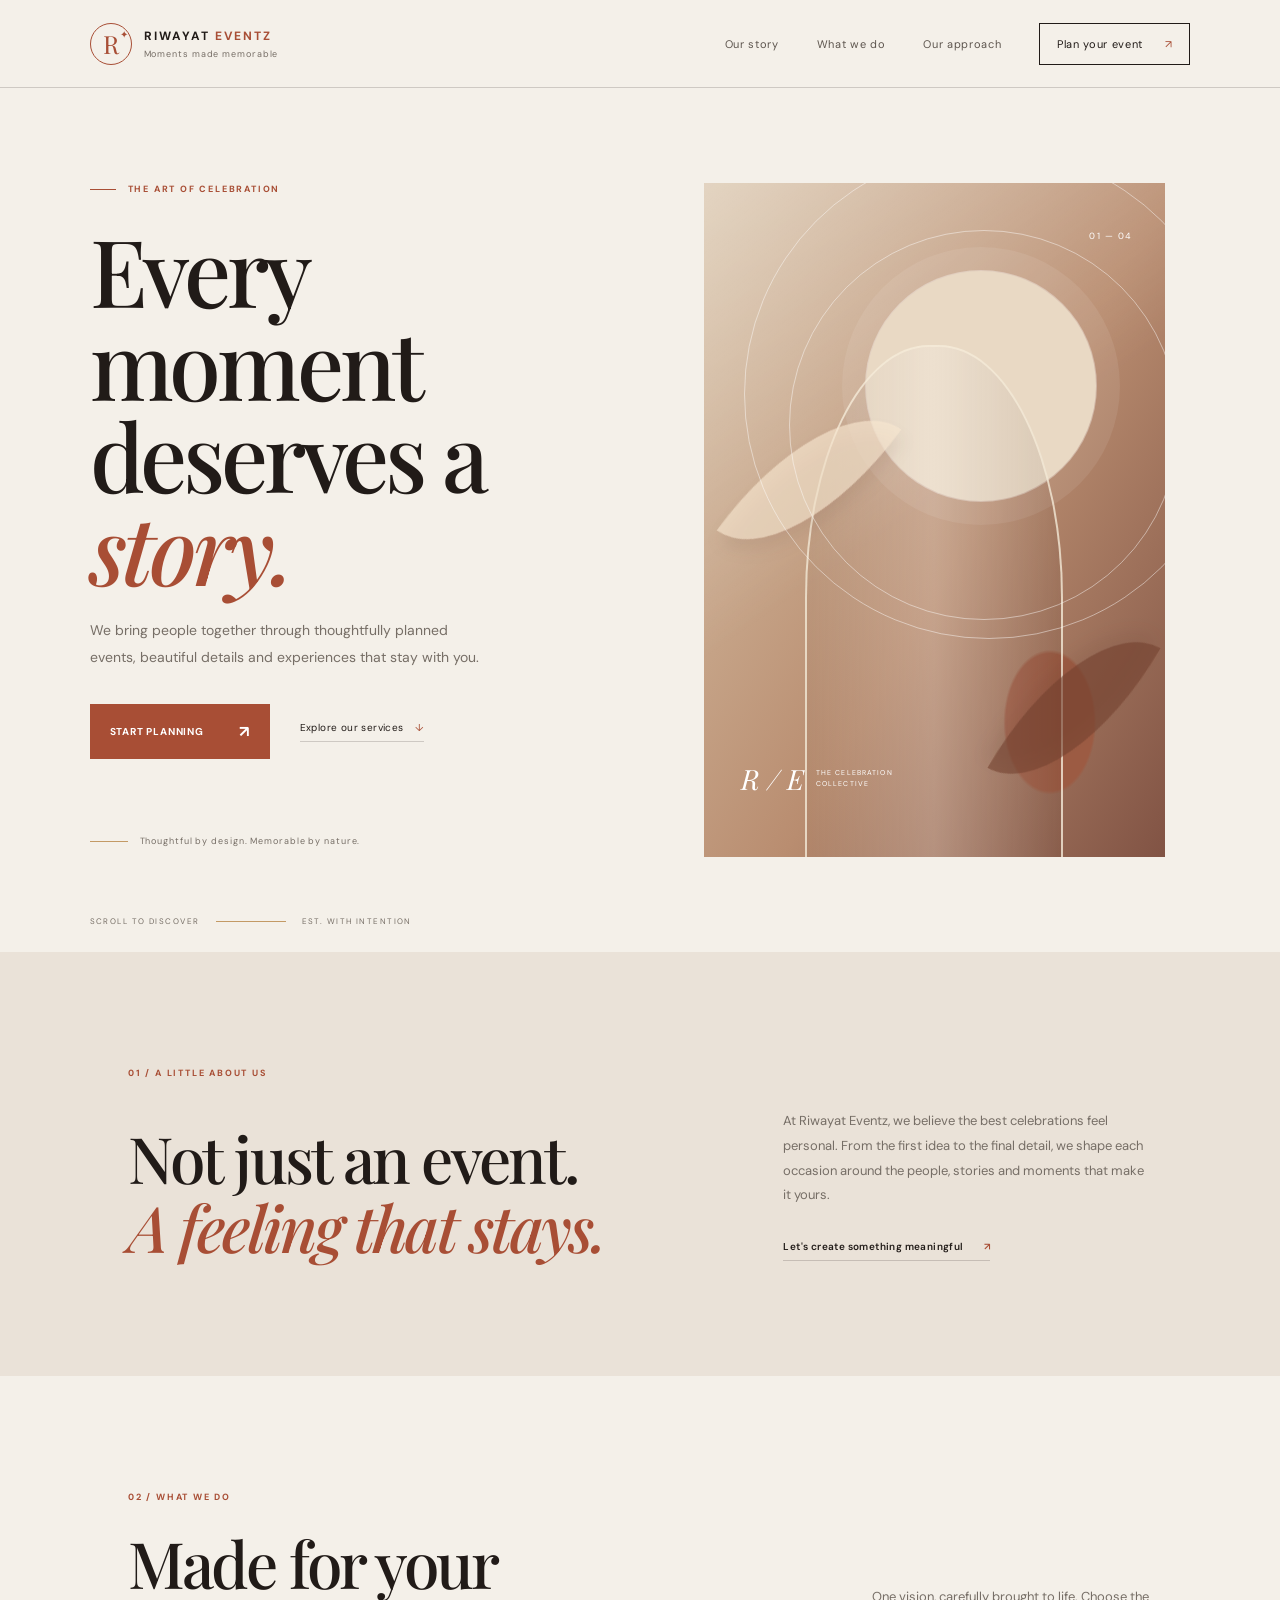
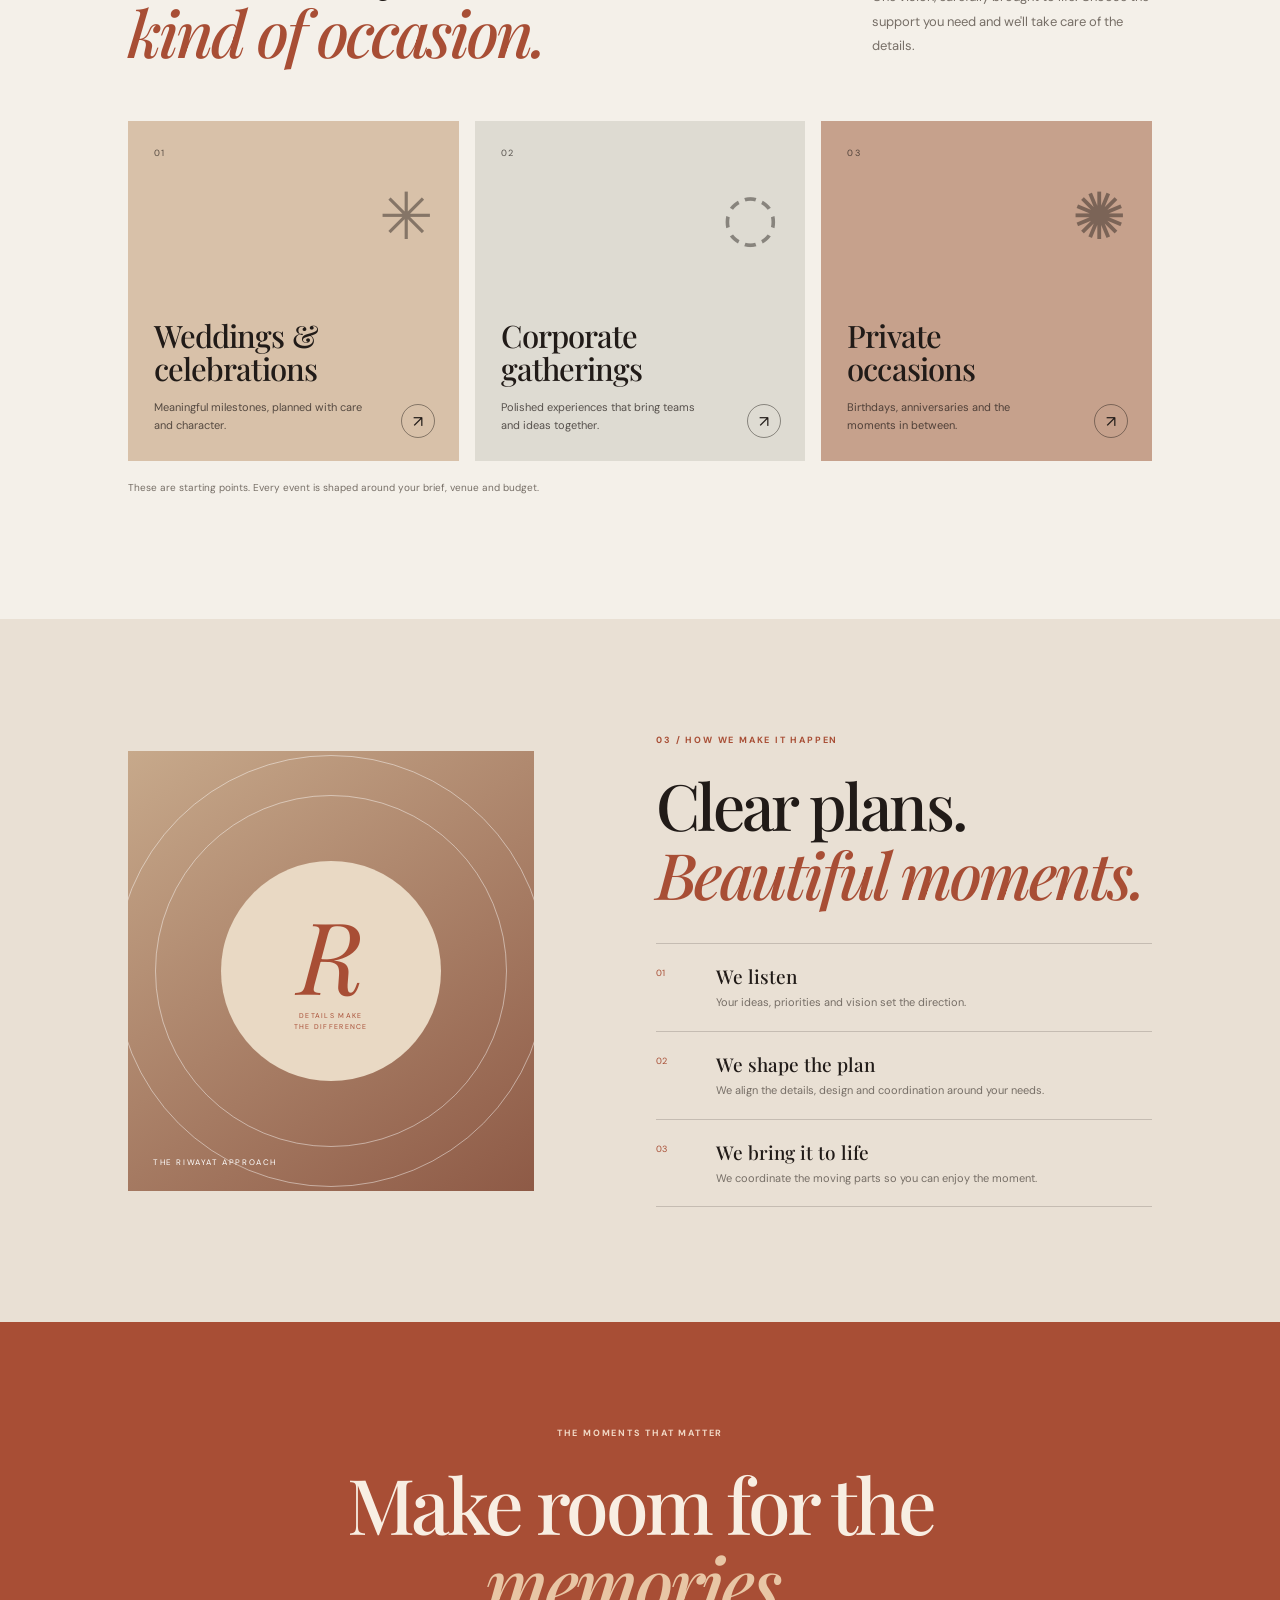
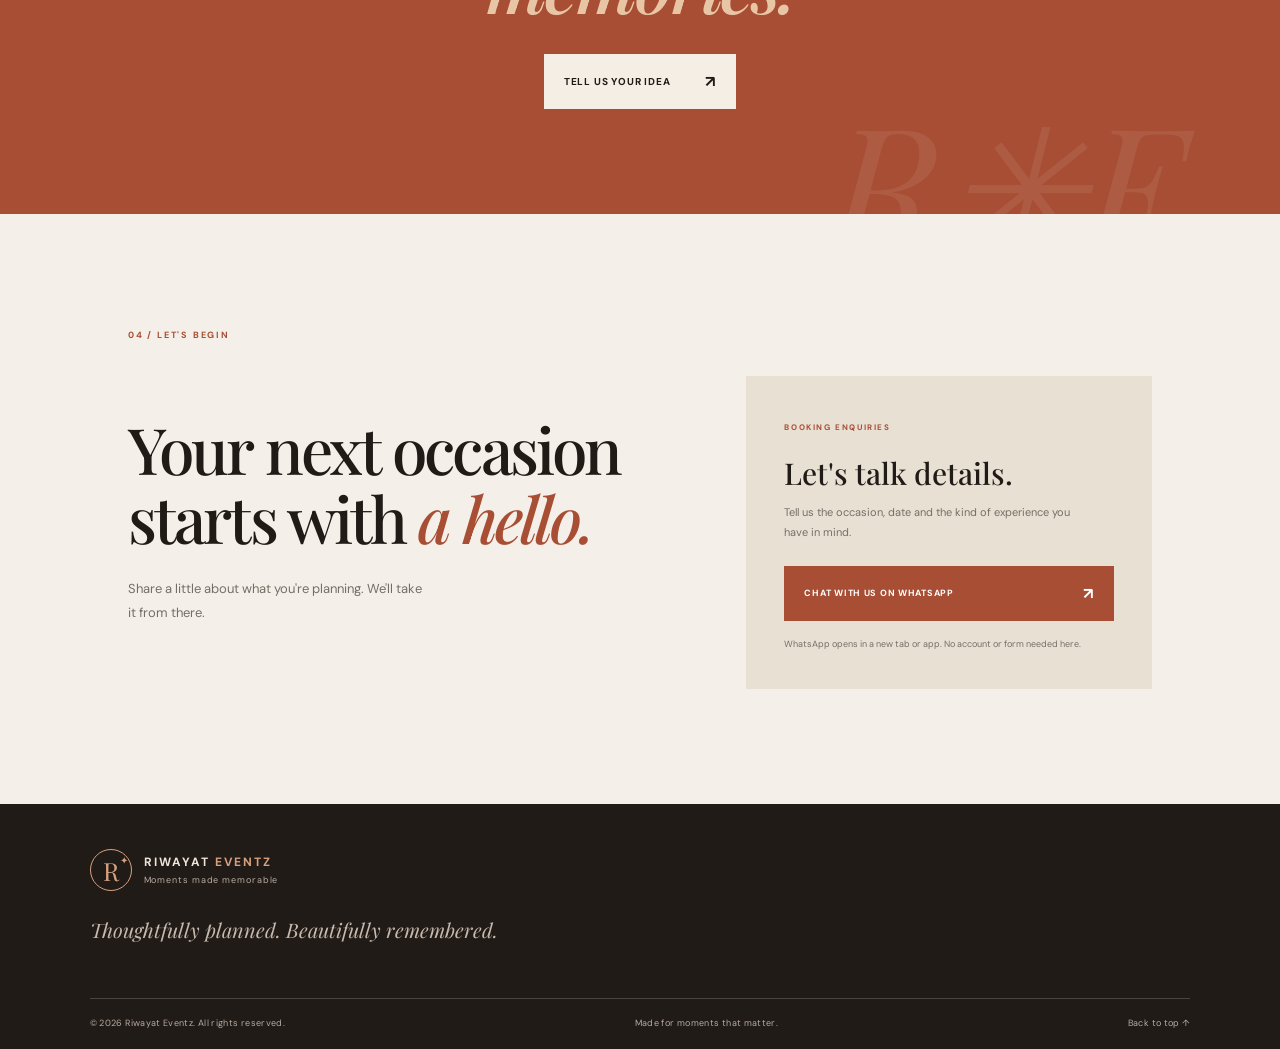
<file: index.html>
<!doctype html>
<html lang="en">
<head>
  <meta charset="utf-8">
  <meta name="viewport" content="width=device-width, initial-scale=1">
  <meta name="theme-color" content="#171311">
  <meta name="description" content="Riwayat Eventz creates thoughtful, beautifully planned celebrations and memorable events. Explore event planning, decor and coordination services.">
  <meta name="robots" content="index, follow">
  <link rel="canonical" href="https://YOUR-DOMAIN.example/">
  <link rel="icon" href="/assets/favicon.svg" type="image/svg+xml">
  <link rel="stylesheet" href="/assets/styles.css">
  <title>Riwayat Eventz | Moments Made Memorable</title>
  <meta property="og:type" content="website">
  <meta property="og:title" content="Riwayat Eventz | Moments Made Memorable">
  <meta property="og:description" content="Thoughtful planning. Beautiful details. Unforgettable celebrations.">
  <meta property="og:url" content="https://YOUR-DOMAIN.example/">
  <meta property="og:image" content="https://YOUR-DOMAIN.example/assets/social-preview.svg">
  <meta name="twitter:card" content="summary_large_image">
  <script src="/assets/config.js" defer></script>
  <script src="/assets/script.js" defer></script>
  <script type="application/ld+json">
  {
    "@context": "https://schema.org",
    "@type": "EventPlanner",
    "name": "Riwayat Eventz",
    "url": "https://YOUR-DOMAIN.example/",
    "description": "Event planning, decor and coordination."
  }
  </script>
</head>
<body>
  <a class="skip-link" href="#main">Skip to content</a>
  <header class="site-header">
    <a class="brand" href="/" aria-label="Riwayat Eventz home">
      <span class="brand-mark">R<span>✦</span></span>
      <span class="brand-name">RIWAYAT <b>EVENTZ</b><small>Moments made memorable</small></span>
    </a>
    <button class="menu-toggle" type="button" aria-expanded="false" aria-controls="primary-nav" aria-label="Open navigation">
      <span></span><span></span>
    </button>
    <nav id="primary-nav" class="nav">
      <a href="#about">Our story</a>
      <a href="#services">What we do</a>
      <a href="#experience">Our approach</a>
      <a class="nav-cta" href="#contact">Plan your event <span>↗</span></a>
    </nav>
  </header>

  <main id="main">
    <section class="hero">
      <div class="hero-text">
        <p class="eyebrow"><span></span> THE ART OF CELEBRATION</p>
        <h1>Every moment<br>deserves a <em>story.</em></h1>
        <p class="hero-copy">We bring people together through thoughtfully planned events, beautiful details and experiences that stay with you.</p>
        <div class="hero-actions">
          <a class="button button-primary" href="#contact">Start planning <span>↗</span></a>
          <a class="text-link" href="#services">Explore our services <span>↓</span></a>
        </div>
        <div class="hero-note"><span class="note-line"></span><span>Thoughtful by design. Memorable by nature.</span></div>
      </div>
      <div class="hero-art" aria-label="Abstract event-inspired floral and architectural artwork" role="img">
        <div class="art-orbit orbit-one"></div><div class="art-orbit orbit-two"></div>
        <div class="art-sun"></div><div class="art-arch"></div><div class="art-petal petal-one"></div><div class="art-petal petal-two"></div>
        <div class="art-caption"><span>R / E</span><small>THE CELEBRATION<br>COLLECTIVE</small></div>
        <div class="art-index">01 — 04</div>
      </div>
      <div class="hero-bottom"><span>SCROLL TO DISCOVER</span><span class="scroll-line"></span><span>EST. WITH INTENTION</span></div>
    </section>

    <section id="about" class="intro section-pad">
      <div class="section-kicker">01 / A LITTLE ABOUT US</div>
      <div class="intro-content">
        <h2>Not just an event.<br><em>A feeling that stays.</em></h2>
        <div class="intro-copy">
          <p>At Riwayat Eventz, we believe the best celebrations feel personal. From the first idea to the final detail, we shape each occasion around the people, stories and moments that make it yours.</p>
          <a class="under-link" href="#contact">Let's create something meaningful <span>↗</span></a>
        </div>
      </div>
    </section>

    <section id="services" class="services section-pad">
      <div class="section-heading">
        <div><div class="section-kicker">02 / WHAT WE DO</div><h2>Made for your<br><em>kind of occasion.</em></h2></div>
        <p>One vision, carefully brought to life. Choose the support you need and we'll take care of the details.</p>
      </div>
      <div class="service-grid">
        <article class="service-card service-wedding"><div class="service-number">01</div><div class="service-symbol">✳</div><div><h3>Weddings &<br>celebrations</h3><p>Meaningful milestones, planned with care and character.</p></div><a href="#contact" aria-label="Enquire about weddings and celebrations">↗</a></article>
        <article class="service-card service-corporate"><div class="service-number">02</div><div class="service-symbol">◌</div><div><h3>Corporate<br>gatherings</h3><p>Polished experiences that bring teams and ideas together.</p></div><a href="#contact" aria-label="Enquire about corporate gatherings">↗</a></article>
        <article class="service-card service-private"><div class="service-number">03</div><div class="service-symbol">✺</div><div><h3>Private<br>occasions</h3><p>Birthdays, anniversaries and the moments in between.</p></div><a href="#contact" aria-label="Enquire about private occasions">↗</a></article>
      </div>
      <p class="service-disclaimer">These are starting points. Every event is shaped around your brief, venue and budget.</p>
    </section>

    <section id="experience" class="approach section-pad">
      <div class="approach-art"><div class="approach-circle"><span>R</span><small>DETAILS MAKE<br>THE DIFFERENCE</small></div><span class="approach-side">THE RIWAYAT APPROACH</span></div>
      <div class="approach-content">
        <div class="section-kicker">03 / HOW WE MAKE IT HAPPEN</div>
        <h2>Clear plans.<br><em>Beautiful moments.</em></h2>
        <div class="steps">
          <div class="step"><span>01</span><div><h3>We listen</h3><p>Your ideas, priorities and vision set the direction.</p></div></div>
          <div class="step"><span>02</span><div><h3>We shape the plan</h3><p>We align the details, design and coordination around your needs.</p></div></div>
          <div class="step"><span>03</span><div><h3>We bring it to life</h3><p>We coordinate the moving parts so you can enjoy the moment.</p></div></div>
        </div>
      </div>
    </section>

    <section class="statement">
      <p class="eyebrow">THE MOMENTS THAT MATTER</p>
      <h2>Make room for the<br><em>memories.</em></h2>
      <a class="button button-light" href="#contact">Tell us your idea <span>↗</span></a>
      <div class="statement-decoration">R✳E</div>
    </section>

    <section id="contact" class="contact section-pad">
      <div class="section-kicker">04 / LET'S BEGIN</div>
      <div class="contact-layout">
        <div><h2>Your next occasion<br>starts with <em>a hello.</em></h2><p class="contact-copy">Share a little about what you're planning. We'll take it from there.</p></div>
        <div class="contact-panel">
          <span class="panel-label">BOOKING ENQUIRIES</span>
          <h3>Let's talk details.</h3>
          <p>Tell us the occasion, date and the kind of experience you have in mind.</p>
          <a id="whatsapp-link" class="button button-primary button-wide" href="https://wa.me/910000000000" target="_blank" rel="noopener noreferrer">Chat with us on WhatsApp <span>↗</span></a>
          <small>WhatsApp opens in a new tab or app. No account or form needed here.</small>
        </div>
      </div>
    </section>
  </main>

  <footer class="footer">
    <a class="brand footer-brand" href="/"><span class="brand-mark">R<span>✦</span></span><span class="brand-name">RIWAYAT <b>EVENTZ</b><small>Moments made memorable</small></span></a>
    <p>Thoughtfully planned. Beautifully remembered.</p>
    <div class="footer-bottom"><span>© <span id="year"></span> Riwayat Eventz. All rights reserved.</span><span>Made for moments that matter.</span><a href="/#main">Back to top ↑</a></div>
  </footer>
</body>
</html>
</file>
<file: assets/styles.css>
@import url('https://fonts.googleapis.com/css2?family=DM+Sans:wght@400;500;600;700&family=Playfair+Display:ital,wght@0,500;0,600;0,700;1,500;1,600&display=swap');
:root{--ink:#211b18;--paper:#f4f0e9;--cream:#e9e0d4;--rust:#a84e35;--gold:#c39a65;--muted:#766e66;--line:rgba(33,27,24,.18);--serif:'Playfair Display',Georgia,serif;--sans:'DM Sans',Arial,sans-serif}
*{box-sizing:border-box}html{scroll-behavior:smooth;scroll-padding-top:90px}body{margin:0;background:var(--paper);color:var(--ink);font-family:var(--sans);-webkit-font-smoothing:antialiased}a{color:inherit;text-decoration:none}.skip-link{position:absolute;left:-999px;top:10px;background:white;padding:12px;z-index:20}.skip-link:focus{left:10px}.site-header{height:88px;padding:0 7vw;display:flex;align-items:center;justify-content:space-between;border-bottom:1px solid var(--line);background:var(--paper);position:relative;z-index:10}.brand{display:flex;align-items:center;gap:12px}.brand-mark{width:42px;height:42px;border:1px solid var(--rust);border-radius:50%;display:grid;place-items:center;font-family:var(--serif);font-size:25px;color:var(--rust);position:relative}.brand-mark span{font:10px var(--sans);position:absolute;right:3px;top:4px}.brand-name{font-size:12px;letter-spacing:.17em;font-weight:700}.brand-name b{color:var(--rust)}.brand-name small{display:block;font-size:9px;letter-spacing:.1em;font-weight:400;color:var(--muted);margin-top:4px}.nav{display:flex;align-items:center;gap:38px;font-size:11px;letter-spacing:.06em}.nav a:not(.nav-cta){color:#5d554e}.nav a:hover,.under-link:hover{color:var(--rust)}.nav-cta{border:1px solid var(--ink);padding:13px 17px}.nav-cta span{margin-left:18px;color:var(--rust)}.menu-toggle{display:none}
.hero{min-height:660px;padding:95px 7vw 75px;display:grid;grid-template-columns:1fr 1fr;position:relative;overflow:hidden}.hero-text{align-self:center;z-index:2;padding-bottom:30px}.eyebrow,.section-kicker{font-size:9px;letter-spacing:.2em;font-weight:700;color:var(--rust)}.eyebrow{display:flex;align-items:center;gap:12px}.eyebrow span{width:26px;height:1px;background:var(--rust)}h1,h2,h3,p{margin-top:0}h1,h2{font-family:var(--serif);font-weight:500;letter-spacing:-.045em}h1{font-size:clamp(58px,7.3vw,104px);line-height:.99;margin:28px 0 24px}h1 em,h2 em{color:var(--rust);font-weight:500}.hero-copy{max-width:390px;color:var(--muted);font-size:14px;line-height:1.9}.hero-actions{display:flex;align-items:center;gap:30px;margin-top:34px}.button{display:inline-flex;align-items:center;justify-content:space-between;gap:35px;padding:17px 20px;font-size:10px;letter-spacing:.08em;text-transform:uppercase;font-weight:700;transition:transform .2s,background .2s}.button:hover{transform:translateY(-2px)}.button-primary{background:var(--rust);color:#fff}.button-primary:hover{background:#8d3f2b}.button span{font-size:16px}.text-link,.under-link{font-size:10px;letter-spacing:.04em;border-bottom:1px solid var(--line);padding-bottom:7px}.text-link span{margin-left:8px;color:var(--rust)}.hero-note{display:flex;align-items:center;gap:12px;margin-top:76px;font-size:9px;letter-spacing:.1em;color:var(--muted)}.note-line{width:38px;height:1px;background:var(--gold)}
.hero-art{position:relative;min-height:470px;background:#d9c6ad;overflow:hidden;margin:0 2vw 20px 5vw}.hero-art:before{content:"";position:absolute;inset:0;background:linear-gradient(145deg,rgba(255,255,255,.3),transparent 48%),radial-gradient(ellipse at 75% 80%,#9c5b43 0 9%,transparent 9.5%),linear-gradient(120deg,#d7c2a7,#b98d70 55%,#815344)}.art-sun{position:absolute;width:230px;height:230px;border-radius:50%;background:#e9d9c4;right:15%;top:13%;box-shadow:0 0 0 1px rgba(255,255,255,.35),0 0 0 24px rgba(255,255,255,.08)}.art-arch{position:absolute;width:56%;height:78%;bottom:-2%;left:22%;border:2px solid rgba(246,235,217,.8);border-bottom:0;border-radius:48% 48% 0 0;background:linear-gradient(90deg,rgba(74,48,39,.05),rgba(255,255,255,.2),rgba(74,48,39,.1))}.art-petal{position:absolute;width:90px;height:190px;border-radius:100% 0 100% 0;background:rgba(247,231,208,.65);transform:rotate(36deg);filter:drop-shadow(8px 8px 8px rgba(66,37,25,.12))}.petal-one{left:13%;top:30%}.petal-two{right:10%;bottom:8%;transform:rotate(210deg);background:rgba(116,65,48,.6)}.art-orbit{position:absolute;border:1px solid rgba(255,255,255,.45);border-radius:50%;z-index:1}.orbit-one{width:390px;height:390px;right:-3%;top:7%}.orbit-two{width:490px;height:490px;right:-15%;top:-5%}.art-caption{position:absolute;z-index:2;left:8%;bottom:9%;display:flex;align-items:center;gap:12px;color:#fff}.art-caption span{font:italic 28px var(--serif)}.art-caption small{font-size:7px;letter-spacing:.16em;line-height:1.6}.art-index{position:absolute;right:7%;top:7%;font-size:9px;letter-spacing:.16em;color:#fff}.hero-bottom{position:absolute;bottom:26px;left:7vw;right:7vw;display:flex;align-items:center;gap:16px;font-size:8px;letter-spacing:.18em;color:var(--muted)}.scroll-line{width:70px;height:1px;background:var(--gold)}
.section-pad{padding:115px 10vw}.intro{background:#eae2d8}.intro-content{display:grid;grid-template-columns:1.2fr .8fr;gap:10%;align-items:end;margin-top:30px}.intro h2,.section-heading h2,.approach h2,.contact h2{font-size:clamp(42px,5vw,68px);line-height:1.08;margin:0}.intro-copy{max-width:390px}.intro-copy p,.section-heading>p,.contact-copy{font-size:13px;line-height:1.9;color:var(--muted);margin-bottom:26px}.under-link{display:inline-block;font-weight:600}.under-link span{color:var(--rust);margin-left:18px}
.services{background:var(--paper)}.section-heading{display:flex;align-items:end;justify-content:space-between;gap:50px;margin-bottom:55px}.section-heading>p{max-width:280px;margin:0 0 7px}.section-heading h2{margin-top:25px}.service-grid{display:grid;grid-template-columns:repeat(3,1fr);gap:16px}.service-card{min-height:340px;padding:26px;position:relative;display:flex;flex-direction:column;justify-content:space-between;overflow:hidden}.service-wedding{background:#d8c1a9}.service-corporate{background:#dedbd2}.service-private{background:#c6a18c}.service-number{font-size:9px;letter-spacing:.15em;opacity:.7}.service-symbol{position:absolute;right:26px;top:48px;font-size:65px;font-family:var(--serif);opacity:.45}.service-card h3{font:500 31px/1.08 var(--serif);letter-spacing:-.03em;margin-bottom:12px}.service-card p{max-width:210px;font-size:11px;line-height:1.7;color:rgba(33,27,24,.72);margin:0}.service-card>a{position:absolute;right:24px;bottom:23px;border:1px solid rgba(33,27,24,.45);width:34px;height:34px;border-radius:50%;display:grid;place-items:center}.service-card>a:hover{background:var(--ink);color:white}.service-disclaimer{font-size:10px;color:var(--muted);margin-top:20px}
.approach{background:#e9e0d4;display:grid;grid-template-columns:.9fr 1.1fr;gap:12%;align-items:center}.approach-art{height:440px;position:relative;background:linear-gradient(145deg,#c7a98b,#8e5a46);display:grid;place-items:center;overflow:hidden}.approach-art:before,.approach-art:after{content:"";position:absolute;border:1px solid rgba(255,255,255,.45);border-radius:50%;width:350px;height:350px}.approach-art:after{width:430px;height:430px}.approach-circle{width:220px;height:220px;border-radius:50%;background:#e9d9c4;display:flex;flex-direction:column;align-items:center;justify-content:center;z-index:1;color:var(--rust)}.approach-circle span{font:italic 100px/.9 var(--serif)}.approach-circle small{font-size:7px;letter-spacing:.18em;text-align:center;line-height:1.5;margin-top:12px}.approach-side{position:absolute;bottom:24px;left:25px;color:#fff;font-size:8px;letter-spacing:.2em}.approach h2{margin:24px 0 35px}.steps{border-top:1px solid var(--line)}.step{display:grid;grid-template-columns:45px 1fr;gap:15px;padding:19px 0;border-bottom:1px solid var(--line)}.step>span{font-size:9px;color:var(--rust);padding-top:4px}.step h3{font:500 19px var(--serif);margin:0 0 5px}.step p{font-size:11px;color:var(--muted);margin:0;line-height:1.6}
.statement{background:var(--rust);color:#f8eee2;text-align:center;padding:105px 20px;position:relative;overflow:hidden}.statement .eyebrow{color:#f1d8c5;justify-content:center}.statement h2{font-size:clamp(48px,6vw,78px);line-height:1.03;margin:25px 0 32px}.statement h2 em{color:#e8c6a5}.button-light{background:#f4eee5;color:var(--ink)}.statement-decoration{position:absolute;right:7%;bottom:-80px;font:italic 170px var(--serif);color:rgba(255,255,255,.08)}
.contact{background:var(--paper)}.contact-layout{display:grid;grid-template-columns:1.1fr .9fr;gap:12%;align-items:center;margin-top:35px}.contact-copy{max-width:300px;margin-top:25px}.contact-panel{background:#e9e0d4;padding:38px}.panel-label{font-size:8px;letter-spacing:.2em;color:var(--rust);font-weight:700}.contact-panel h3{font:500 30px var(--serif);margin:18px 0 10px}.contact-panel p{font-size:11px;line-height:1.8;color:var(--muted);max-width:290px}.button-wide{width:100%;margin:12px 0 16px;font-size:9px}.contact-panel small{display:block;font-size:9px;line-height:1.6;color:var(--muted)}
.footer{background:#211b18;color:#eee5da;padding:45px 7vw 20px}.footer-brand .brand-mark{color:#d7a17f;border-color:#d7a17f}.footer-brand .brand-name b{color:#d7a17f}.footer-brand .brand-name small{color:#b8aaa0}.footer>p{font:italic 20px var(--serif);color:#c7b9ac;margin:25px 0 55px}.footer-bottom{border-top:1px solid rgba(255,255,255,.18);padding-top:18px;display:flex;justify-content:space-between;gap:20px;font-size:9px;color:#b8aaa0;letter-spacing:.04em}
@media(max-width:800px){.site-header{height:74px;padding:0 6vw}.menu-toggle{display:flex;width:40px;height:40px;border:1px solid var(--line);background:transparent;flex-direction:column;justify-content:center;gap:6px;align-items:center}.menu-toggle span{width:16px;height:1px;background:var(--ink)}.nav{display:none;position:absolute;top:74px;left:0;right:0;background:var(--paper);padding:25px 6vw 30px;flex-direction:column;align-items:stretch;gap:22px;border-bottom:1px solid var(--line)}.nav.is-open{display:flex}.nav-cta{text-align:center}.hero{padding:70px 6vw 80px;grid-template-columns:1fr;gap:35px}.hero-art{margin:0;min-height:420px}.hero-note{margin-top:45px}.hero-bottom{left:6vw;right:6vw}.section-pad{padding:80px 7vw}.intro-content,.contact-layout,.approach{grid-template-columns:1fr;gap:35px}.intro-content{margin-top:25px}.section-heading{display:block}.section-heading>p{margin-top:25px}.service-grid{grid-template-columns:1fr}.service-card{min-height:290px}.approach-art{height:340px}.contact-layout{margin-top:25px}.footer-bottom{flex-wrap:wrap}.footer-bottom span:nth-child(2){display:none}}
@media(max-width:430px){h1{font-size:58px}.hero-art{min-height:340px}.art-sun{width:170px;height:170px}.art-arch{height:76%}.hero-actions{gap:18px;flex-wrap:wrap}.button{padding:15px 16px}.text-link{font-size:9px}.section-pad{padding:68px 6vw}.intro h2,.section-heading h2,.approach h2,.contact h2{font-size:43px}.contact-panel{padding:27px}.footer{padding-left:6vw;padding-right:6vw}}
@media(prefers-reduced-motion:reduce){html{scroll-behavior:auto}*,*:before,*:after{transition:none!important}}
</file>
